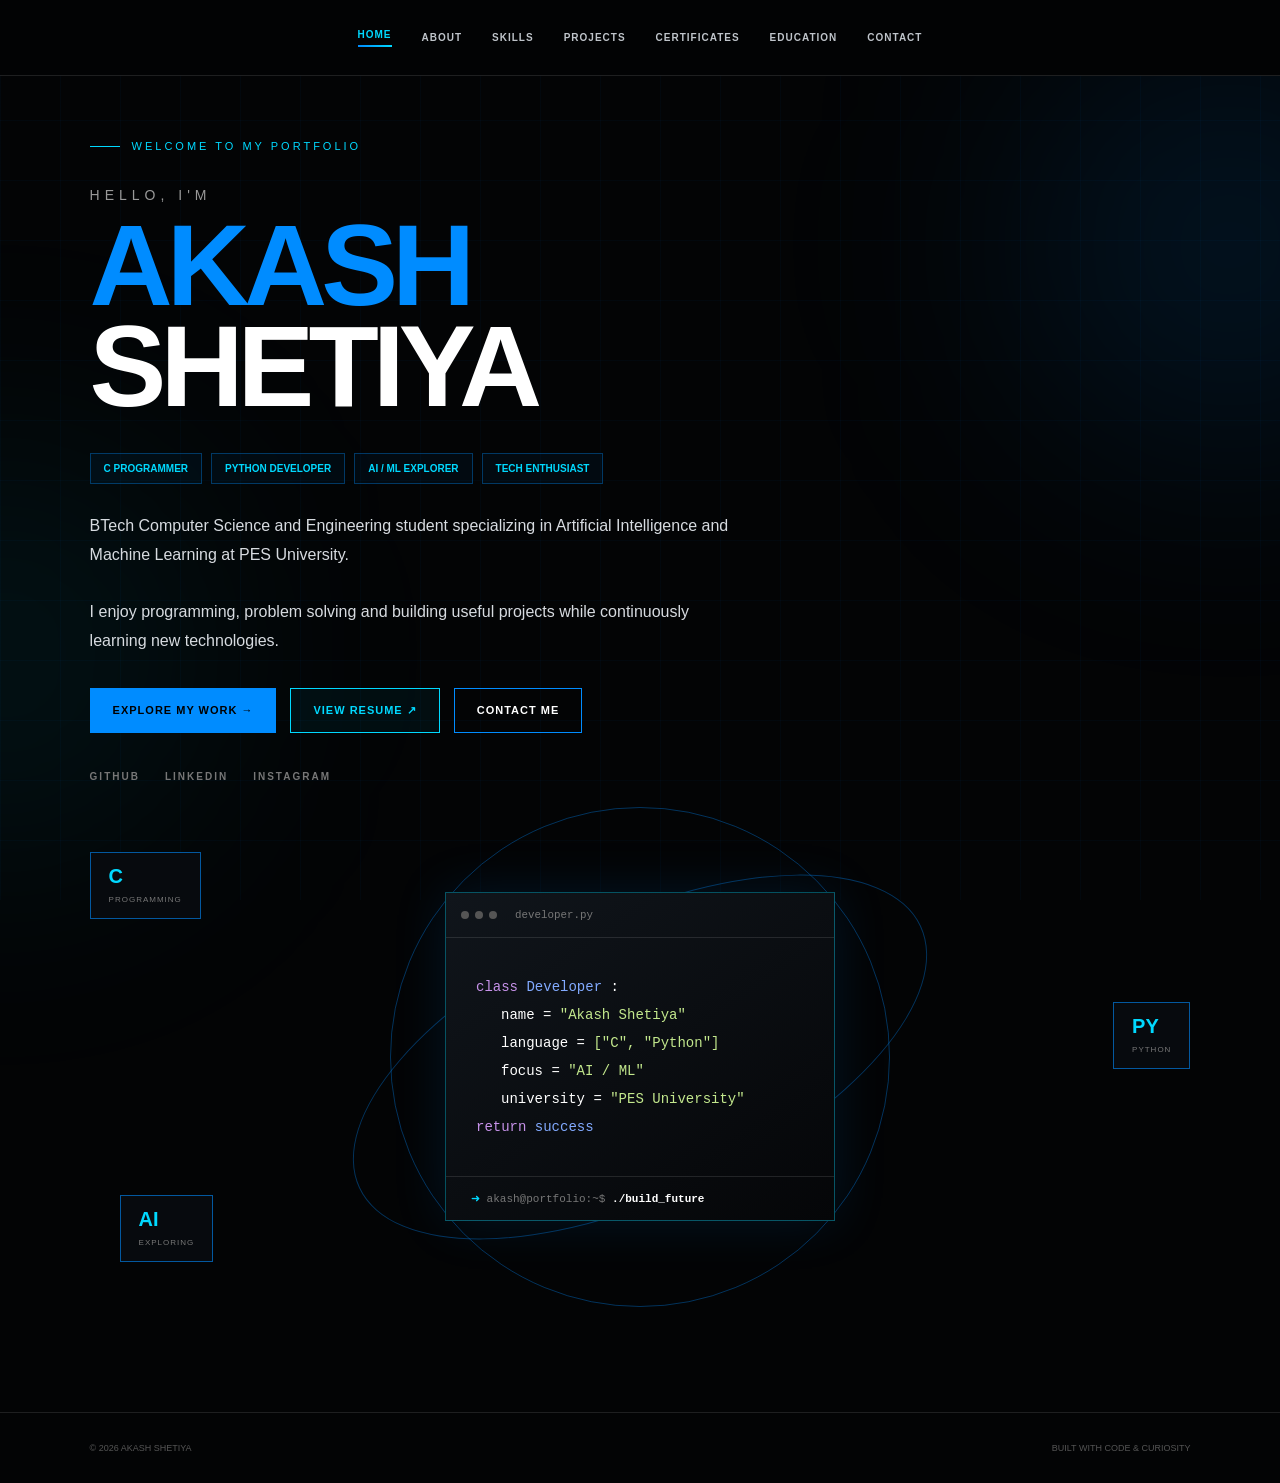
<file: index.html>
<!DOCTYPE html>
<html lang="en">

<head>

    <meta charset="UTF-8">

    <meta
        name="viewport"
        content="width=device-width, initial-scale=1.0"
    >

    <meta
        name="description"
        content="Akash Shetiya - Personal Portfolio"
    >

    <title>Akash Shetiya | Portfolio</title>


    <!-- BROWSER TAB LOGO -->

    <link
        rel="icon"
        type="image/svg+xml"
        href="data:image/svg+xml,%3Csvg xmlns='http://www.w3.org/2000/svg' viewBox='0 0 100 100'%3E%3Crect width='100' height='100' rx='20' fill='%23030508'/%3E%3Ctext x='50' y='66' text-anchor='middle' font-family='Arial' font-size='40' font-weight='900' fill='%2300d9ff'%3EAS%3C/text%3E%3C/svg%3E"
    >

    <link rel="stylesheet" href="style.css">

</head>


<body>


<div class="background-grid"></div>

<div class="glow glow-one"></div>

<div class="glow glow-two"></div>



<!-- =====================================================
     NAVBAR
===================================================== -->

<header class="navbar">

    <nav id="nav">

        <a href="#home" class="active-nav">
            HOME
        </a>

        <a href="#about">
            ABOUT
        </a>

        <a href="#skills">
            SKILLS
        </a>

        <a href="#projects">
            PROJECTS
        </a>

        <a href="#certificates">
            CERTIFICATES
        </a>

        <a href="#education">
            EDUCATION
        </a>

        <a href="#contact">
            CONTACT
        </a>

    </nav>


    <button
        class="menu-btn"
        id="menuBtn"
        aria-label="Open menu"
        aria-expanded="false">

        ☰

    </button>

</header>



<!-- =====================================================
     HOME
===================================================== -->

<section
    id="home"
    class="hero page-section active-section">


    <div class="hero-left">


        <div class="eyebrow">

            <span></span>

            WELCOME TO MY PORTFOLIO

        </div>


        <p class="hello">
            HELLO, I'M
        </p>


        <h1>

            <span class="akash-name">
                AKASH
            </span>

            <strong>
                SHETIYA
            </strong>

        </h1>


        <!-- BLINKING PROGRAMMER TAGS -->

        <div class="programmer-tabs">

            <span>
                C PROGRAMMER
            </span>

            <span>
                PYTHON DEVELOPER
            </span>

            <span>
                AI / ML EXPLORER
            </span>

            <span>
                TECH ENTHUSIAST
            </span>

        </div>


        <p class="hero-description">

            BTech Computer Science and Engineering
            student specializing in Artificial Intelligence
            and Machine Learning at PES University.

            <br><br>

            I enjoy programming, problem solving and
            building useful projects while continuously
            learning new technologies.

        </p>


        <!-- BUTTONS -->

        <div class="hero-buttons">


            <a
                href="#projects"
                class="button button-primary">

                EXPLORE MY WORK →

            </a>


            <!-- RESUME -->

            <a
                href="resume.html"
                target="_blank"
                rel="noopener noreferrer"
                class="button button-resume">

                VIEW RESUME ↗

            </a>


            <a
                href="#contact"
                class="button button-outline">

                CONTACT ME

            </a>


        </div>


        <div class="socials">

            <a
                href="https://github.com/akashshetiya147"
                target="_blank"
                rel="noopener noreferrer">

                GITHUB

            </a>


            <a
                href="https://www.linkedin.com/in/akash-shetiya-00070a389/"
                target="_blank"
                rel="noopener noreferrer">

                LINKEDIN

            </a>


            <a
                href="https://www.instagram.com/akashks147/"
                target="_blank"
                rel="noopener noreferrer">

                INSTAGRAM

            </a>

        </div>

    </div>



    <!-- =================================================
         HERO GRAPHIC
    ================================================= -->

    <div class="hero-right">


        <div class="orbital orbital-one"></div>

        <div class="orbital orbital-two"></div>


        <div class="developer-card">


            <div class="card-top">

                <span class="dot"></span>

                <span class="dot"></span>

                <span class="dot"></span>

                <small>
                    developer.py
                </small>

            </div>


            <div class="code">

                <p>

                    <span class="purple">
                        class
                    </span>

                    <span class="blue">
                        Developer
                    </span>:

                </p>


                <p class="indent">

                    name =

                    <span class="green">
                        "Akash Shetiya"
                    </span>

                </p>


                <p class="indent">

                    language =

                    <span class="green">
                        ["C", "Python"]
                    </span>

                </p>


                <p class="indent">

                    focus =

                    <span class="green">
                        "AI / ML"
                    </span>

                </p>


                <p class="indent">

                    university =

                    <span class="green">
                        "PES University"
                    </span>

                </p>


                <p>

                    <span class="purple">
                        return
                    </span>

                    <span class="blue">
                        success
                    </span>

                </p>

            </div>


            <div class="terminal-line">

                <span>➜</span>

                akash@portfolio:~$

                <b>
                    ./build_future
                </b>

            </div>

        </div>


        <div class="floating-box box-c">

            <b>C</b>

            <small>
                PROGRAMMING
            </small>

        </div>


        <div class="floating-box box-python">

            <b>PY</b>

            <small>
                PYTHON
            </small>

        </div>


        <div class="floating-box box-ai">

            <b>AI</b>

            <small>
                EXPLORING
            </small>

        </div>

    </div>

</section>



<!-- =====================================================
     ABOUT
===================================================== -->

<section
    id="about"
    class="section page-section">


    <div class="section-heading">

        <span>
            ABOUT ME
        </span>

        <h2>
            WHO AM I?
        </h2>

    </div>


    <div class="about-layout">


        <div class="about-main">


            <p class="large-text">

                I'm
                <strong>
                    Akash Shetiya
                </strong>,
                a BTech Computer Science and Engineering
                student specializing in Artificial
                Intelligence and Machine Learning.

            </p>


            <p>

                I'm passionate about programming,
                problem solving and exploring how
                technology can be used to create
                useful solutions.

            </p>


            <p>

                I enjoy working with C and Python
                while developing my understanding
                of Data Structures, Algorithms and
                Artificial Intelligence.

            </p>


            <p>

                My goal is to keep learning,
                build meaningful projects and
                grow into a strong software developer.

            </p>


        </div>


        <div class="about-stats">


            <div>

                <strong>
                    C
                </strong>

                <span>
                    PROGRAMMING
                </span>

            </div>


            <div>

                <strong>
                    PY
                </strong>

                <span>
                    PYTHON
                </span>

            </div>


            <div>

                <strong>
                    AI
                </strong>

                <span>
                    EXPLORING
                </span>

            </div>


            <div>

                <strong>
                    ∞
                </strong>

                <span>
                    LEARNING
                </span>

            </div>


        </div>

    </div>

</section>



<!-- =====================================================
     SKILLS
===================================================== -->

<section
    id="skills"
    class="section page-section">


    <div class="section-heading">

        <span>
            MY SKILLS
        </span>

        <h2>
            WHAT I USE
        </h2>

    </div>


    <div class="skills-grid">


        <div class="skill-card">

            <div class="skill-icon">
                C
            </div>

            <h3>
                C PROGRAMMING
            </h3>

            <p>
                Programming<br>
                Data Structures<br>
                Algorithms<br>
                Problem Solving
            </p>

            <div class="skill-line"></div>

        </div>



        <div class="skill-card">

            <div class="skill-icon">
                PY
            </div>

            <h3>
                PYTHON
            </h3>

            <p>
                Programming<br>
                Problem Solving<br>
                Automation<br>
                AI / ML Basics
            </p>

            <div class="skill-line"></div>

        </div>



        <div class="skill-card">

            <div class="skill-icon">
                AI
            </div>

            <h3>
                AI / ML
            </h3>

            <p>
                Artificial Intelligence<br>
                Machine Learning<br>
                Python<br>
                Continuous Learning
            </p>

            <div class="skill-line"></div>

        </div>


    </div>

</section>



<!-- =====================================================
     PROJECT
===================================================== -->

<section
    id="projects"
    class="section page-section">


    <div class="section-heading">

        <span>
            MY WORK
        </span>

        <h2>
            PROJECT
        </h2>

    </div>


    <div class="projects-grid">


        <article class="project-card">


            <div class="project-top">

                <span>
                    FEATURED
                </span>

                <span>
                    WEB
                </span>

            </div>


            <div class="project-symbol">
                AN
            </div>


            <h3>
                AKASH NOTES
            </h3>


            <p>

                A personal academic notes platform
                created to organize and access study
                materials easily.

            </p>


            <div class="project-bottom">

                <span>
                    LIVE
                </span>


                <a
                    href="https://akash-notes.vercel.app/"
                    target="_blank"
                    rel="noopener noreferrer">

                    OPEN WEBSITE →

                </a>

            </div>


        </article>


    </div>

</section>



<!-- =====================================================
     CERTIFICATES
===================================================== -->

<section
    id="certificates"
    class="section page-section">


    <div class="section-heading">

        <span>
            CERTIFICATIONS
        </span>

        <h2>
            CERTIFICATES
        </h2>

    </div>


    <div
        id="certificateContainer"
        class="certificates-grid">

    </div>


    <div class="linkedin-link">

        <span>
            MORE CERTIFICATES & ACHIEVEMENTS
        </span>


        <a
            href="https://www.linkedin.com/in/akash-shetiya-00070a389/"
            target="_blank"
            rel="noopener noreferrer">

            VISIT LINKEDIN →

        </a>

    </div>


</section>



<!-- =====================================================
     EDUCATION
===================================================== -->

<section
    id="education"
    class="section page-section">


    <div class="section-heading">

        <span>
            EDUCATION
        </span>

        <h2>
            MY JOURNEY
        </h2>

    </div>


    <div class="education-list">


        <!-- PES -->

        <div class="education-card">


            <div class="education-year">

                2025

                <span>
                    PRESENT
                </span>

            </div>


            <div class="education-info">

                <span class="college-name">
                    PES UNIVERSITY
                </span>


                <h3>

                    BTech — Computer Science
                    & Engineering (AIML)

                </h3>


                <p>
                    Bengaluru, Karnataka
                </p>

            </div>


            <div class="education-badge">
                CURRENT
            </div>

        </div>



        <!-- PU -->

        <div class="education-card">


            <div class="education-year">

                2023

                <span>
                    2025
                </span>

            </div>


            <div class="education-info">

                <span class="college-name">
                    CREATIVE PU COLLEGE UDUPI
                </span>


                <h3>
                    II PUC
                </h3>


                <p>

                    97.68% in II PUC Examination

                    <br>

                    Udupi, Karnataka

                </p>

            </div>


            <div class="education-badge">
                COMPLETED
            </div>

        </div>



        <!-- 10TH -->

        <div class="education-card">


            <div class="education-year">

                2023

                <span>
                    COMPLETED
                </span>

            </div>


            <div class="education-info">

                <span class="college-name">
                    C V S K HIGH SCHOOL, KUMTA
                </span>


                <h3>
                    10th Grade
                </h3>


                <p>

                    99.68 in SSLC Examination

                    <br>

                    Kumta, Karnataka

                </p>

            </div>


            <div class="education-badge">
                COMPLETED
            </div>

        </div>


    </div>

</section>



<!-- =====================================================
     CONTACT
===================================================== -->

<section
    id="contact"
    class="contact-section page-section">


    <div class="contact-inner">


        <span class="contact-label">
            CONTACT
        </span>


        <h2>

            LET'S

            <strong class="creative-word">
                CREATE.
            </strong>

        </h2>


        <p>

            I'm always interested in learning,
            building and connecting with people
            who love technology.

        </p>


        <div class="contact-buttons">


            <!-- EMAIL -->

            <a
                href="mailto:akashkiranshetiya@gmail.com"
                class="contact-box">


                <span>
                    ✉
                </span>


                <div>

                    <small>
                        EMAIL ME
                    </small>

                    <b>
                        SEND AN EMAIL
                    </b>

                </div>


                <strong>
                    →
                </strong>

            </a>



            <!-- PHONE -->

            <a
                href="tel:+917676444177"
                class="contact-box">


                <span>
                    ☎
                </span>


                <div>

                    <small>
                        CALL ME
                    </small>

                    <b>
                        +91 76764 44177
                    </b>

                </div>


                <strong>
                    →
                </strong>

            </a>


        </div>


        <div class="contact-socials">


            <a
                href="https://github.com/akashshetiya147"
                target="_blank"
                rel="noopener noreferrer">

                GITHUB ↗

            </a>


            <a
                href="https://www.linkedin.com/in/akash-shetiya-00070a389/"
                target="_blank"
                rel="noopener noreferrer">

                LINKEDIN ↗

            </a>


            <a
                href="https://www.instagram.com/akashks147/"
                target="_blank"
                rel="noopener noreferrer">

                INSTAGRAM ↗

            </a>


        </div>


    </div>

</section>



<!-- =====================================================
     FOOTER
===================================================== -->

<footer>

    <p>
        © 2026 AKASH SHETIYA
    </p>

    <p>
        BUILT WITH CODE & CURIOSITY
    </p>

</footer>



<script src="script.js"></script>

</body>

</html>
</file>
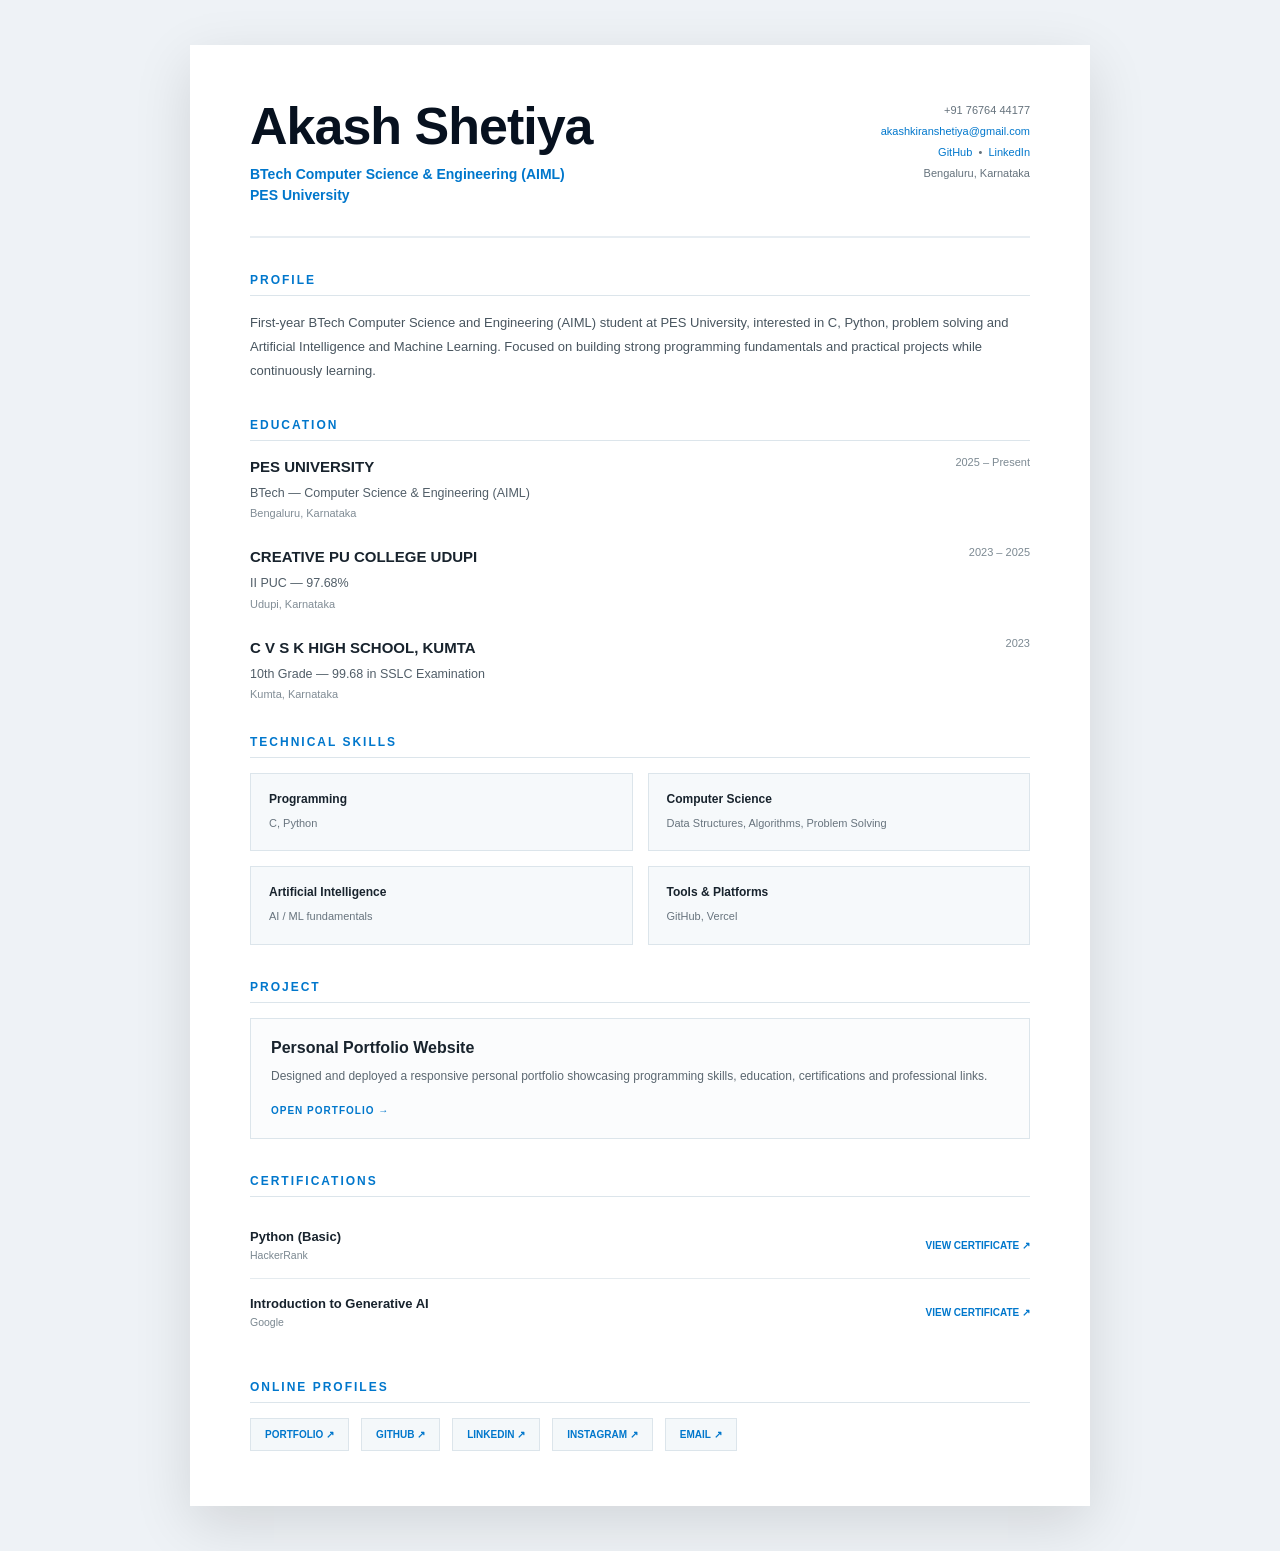
<file: resume.html>
<!DOCTYPE html>
<html lang="en">

<head>

    <meta charset="UTF-8">

    <meta
        name="viewport"
        content="width=device-width, initial-scale=1.0"
    >

    <meta
        name="description"
        content="Akash Shetiya Resume"
    >

    <title>Akash Shetiya | Resume</title>


    <!-- AS LOGO -->

    <link
        rel="icon"
        type="image/svg+xml"
        href="data:image/svg+xml,%3Csvg xmlns='http://www.w3.org/2000/svg' viewBox='0 0 100 100'%3E%3Crect width='100' height='100' rx='20' fill='%23030508'/%3E%3Ctext x='50' y='66' text-anchor='middle' font-family='Arial' font-size='40' font-weight='900' fill='%2300d9ff'%3EAS%3C/text%3E%3C/svg%3E"
    >


    <style>

        * {
            box-sizing: border-box;
        }


        html {
            scroll-behavior: smooth;
        }


        body {

            margin: 0;

            padding: 0;

            background: #eef2f6;

            color: #18232d;

            font-family:
                Arial,
                Helvetica,
                sans-serif;

        }


        /* ============================================
           RESUME PAGE
        ============================================ */

        .page {

            width:
                min(900px, 92%);

            margin:
                45px auto;

        }


        .resume {

            background:
                #ffffff;

            box-shadow:
                0 18px 55px
                rgba(0,0,0,0.12);

            padding:
                55px 60px;

        }


        /* ============================================
           NAME HEADER
        ============================================ */

        .resume-header {

            display:
                flex;

            justify-content:
                space-between;

            align-items:
                flex-start;

            gap:
                40px;

            padding-bottom:
                30px;

            border-bottom:
                2px solid #e7edf2;

        }


        .name {

            margin:
                0;

            color:
                #07111f;

            font-size:
                clamp(38px,5vw,52px);

            line-height:
                1;

            font-weight:
                900;

            letter-spacing:
                -1px;

        }


        .degree {

            margin-top:
                12px;

            color:
                #0077cc;

            font-size:
                14px;

            font-weight:
                700;

            line-height:
                1.5;

        }


        /* ============================================
           CONTACT
        ============================================ */

        .contact {

            text-align:
                right;

            color:
                #65727c;

            font-size:
                11px;

            line-height:
                1.9;

        }


        .contact a {

            color:
                #0077cc;

            text-decoration:
                none;

        }


        .contact a:hover {

            text-decoration:
                underline;

        }


        /* ============================================
           SECTIONS
        ============================================ */

        .resume-section {

            margin-top:
                35px;

        }


        .section-title {

            margin:
                0 0 15px;

            padding-bottom:
                8px;

            border-bottom:
                1px solid #dce5eb;

            color:
                #0077cc;

            font-size:
                12px;

            font-weight:
                800;

            letter-spacing:
                2px;

        }


        /* ============================================
           PROFILE
        ============================================ */

        .profile {

            margin: 0;

            color:
                #48555f;

            font-size:
                13px;

            line-height:
                1.85;

        }


        /* ============================================
           EDUCATION
        ============================================ */

        .education-item {

            margin-bottom:
                27px;

        }


        .education-item:last-child {

            margin-bottom:
                0;

        }


        .education-row {

            display:
                flex;

            justify-content:
                space-between;

            align-items:
                flex-start;

            gap:
                20px;

        }


        .institution {

            color:
                #18232d;

            font-size:
                15px;

            font-weight:
                800;

            line-height:
                1.4;

        }


        .date {

            color:
                #7c8992;

            font-size:
                11px;

            white-space:
                nowrap;

        }


        .course {

            margin-top:
                6px;

            color:
                #515e68;

            font-size:
                12.5px;

            line-height:
                1.7;

        }


        .location {

            margin-top:
                3px;

            color:
                #808c95;

            font-size:
                11px;

        }


        /* ============================================
           SKILLS
        ============================================ */

        .skills-grid {

            display:
                grid;

            grid-template-columns:
                1fr 1fr;

            gap:
                15px;

        }


        .skill-card {

            padding:
                18px;

            background:
                #f6f9fb;

            border:
                1px solid #dce5eb;

        }


        .skill-card strong {

            display:
                block;

            margin-bottom:
                7px;

            color:
                #18232d;

            font-size:
                12px;

        }


        .skill-card span {

            color:
                #68747e;

            font-size:
                11px;

            line-height:
                1.6;

        }


        /* ============================================
           PROJECT
        ============================================ */

        .project-card {

            padding:
                20px;

            background:
                #fbfcfd;

            border:
                1px solid #dce5eb;

        }


        .project-name {

            color:
                #18232d;

            font-size:
                16px;

            font-weight:
                800;

        }


        .project-description {

            margin:
                9px 0 14px;

            color:
                #5c6871;

            font-size:
                12px;

            line-height:
                1.7;

        }


        .project-link {

            color:
                #0077cc;

            text-decoration:
                none;

            font-size:
                10px;

            font-weight:
                800;

            letter-spacing:
                1px;

        }


        .project-link:hover {

            text-decoration:
                underline;

        }


        /* ============================================
           CERTIFICATES
        ============================================ */

        .certificate {

            display:
                flex;

            align-items:
                center;

            justify-content:
                space-between;

            gap:
                20px;

            padding:
                17px 0;

            border-bottom:
                1px solid #e5ebef;

        }


        .certificate:last-child {

            border-bottom:
                none;

        }


        .certificate-title {

            color:
                #18232d;

            font-size:
                13px;

            font-weight:
                700;

        }


        .certificate-issuer {

            margin-top:
                5px;

            color:
                #7a8790;

            font-size:
                10.5px;

        }


        .certificate-link {

            color:
                #0077cc;

            text-decoration:
                none;

            font-size:
                10px;

            font-weight:
                700;

            white-space:
                nowrap;

        }


        .certificate-link:hover {

            text-decoration:
                underline;

        }


        /* ============================================
           ONLINE PROFILES
        ============================================ */

        .links {

            display:
                flex;

            flex-wrap:
                wrap;

            gap:
                12px;

        }


        .links a {

            padding:
                10px 14px;

            background:
                #f4f8fa;

            border:
                1px solid #dce5eb;

            color:
                #0077cc;

            text-decoration:
                none;

            font-size:
                10px;

            font-weight:
                700;

        }


        .links a:hover {

            background:
                #e5f4ff;

        }


        /* ============================================
           MOBILE
        ============================================ */

        @media (max-width: 700px) {


            .page {

                width:
                    100%;

                margin:
                    0;

            }


            .resume {

                padding:
                    32px 22px;

                box-shadow:
                    none;

            }


            .resume-header {

                flex-direction:
                    column;

                gap:
                    20px;

            }


            .contact {

                text-align:
                    left;

            }


            .name {

                font-size:
                    38px;

            }


            .skills-grid {

                grid-template-columns:
                    1fr;

            }


            .education-row {

                flex-direction:
                    column;

                gap:
                    5px;

            }


            .date {

                white-space:
                    normal;

            }


            .certificate {

                align-items:
                    flex-start;

                flex-direction:
                    column;

                gap:
                    8px;

            }


            .certificate-link {

                white-space:
                    normal;

            }


            .links {

                flex-direction:
                    column;

            }


            .links a {

                width:
                    100%;

                text-align:
                    center;

            }

        }

    </style>

</head>


<body>


<main class="page">


    <article class="resume">


        <!-- =========================================
             HEADER
        ========================================== -->

        <header class="resume-header">


            <div>

                <h1 class="name">

                    Akash Shetiya

                </h1>


                <div class="degree">

                    BTech Computer Science &
                    Engineering (AIML)

                    <br>

                    PES University

                </div>

            </div>


            <div class="contact">


                +91 76764 44177


                <br>


                <a
                    href="mailto:akashkiranshetiya@gmail.com">

                    akashkiranshetiya@gmail.com

                </a>


                <br>


                <a
                    href="https://github.com/akashshetiya147"
                    target="_blank"
                    rel="noopener noreferrer">

                    GitHub

                </a>

                &nbsp;•&nbsp;


                <a
                    href="https://www.linkedin.com/in/akash-shetiya-00070a389/"
                    target="_blank"
                    rel="noopener noreferrer">

                    LinkedIn

                </a>


                <br>


                Bengaluru, Karnataka

            </div>


        </header>



        <!-- =========================================
             PROFILE
        ========================================== -->

        <section class="resume-section">


            <h2 class="section-title">

                PROFILE

            </h2>


            <p class="profile">

                First-year BTech Computer Science and
                Engineering (AIML) student at PES University,
                interested in C, Python, problem solving
                and Artificial Intelligence and Machine
                Learning. Focused on building strong
                programming fundamentals and practical
                projects while continuously learning.

            </p>


        </section>



        <!-- =========================================
             EDUCATION
        ========================================== -->

        <section class="resume-section">


            <h2 class="section-title">

                EDUCATION

            </h2>


            <div class="education-item">


                <div class="education-row">

                    <div class="institution">

                        PES UNIVERSITY

                    </div>


                    <div class="date">

                        2025 – Present

                    </div>

                </div>


                <div class="course">

                    BTech — Computer Science &
                    Engineering (AIML)

                </div>


                <div class="location">

                    Bengaluru, Karnataka

                </div>


            </div>



            <div class="education-item">


                <div class="education-row">

                    <div class="institution">

                        CREATIVE PU COLLEGE UDUPI

                    </div>


                    <div class="date">

                        2023 – 2025

                    </div>

                </div>


                <div class="course">

                    II PUC — 97.68%

                </div>


                <div class="location">

                    Udupi, Karnataka

                </div>


            </div>



            <div class="education-item">


                <div class="education-row">

                    <div class="institution">

                        C V S K HIGH SCHOOL, KUMTA

                    </div>


                    <div class="date">

                        2023

                    </div>

                </div>


                <div class="course">

                    10th Grade — 99.68 in
                    SSLC Examination

                </div>


                <div class="location">

                    Kumta, Karnataka

                </div>


            </div>


        </section>



        <!-- =========================================
             SKILLS
        ========================================== -->

        <section class="resume-section">


            <h2 class="section-title">

                TECHNICAL SKILLS

            </h2>


            <div class="skills-grid">


                <div class="skill-card">

                    <strong>
                        Programming
                    </strong>

                    <span>
                        C, Python
                    </span>

                </div>


                <div class="skill-card">

                    <strong>
                        Computer Science
                    </strong>

                    <span>
                        Data Structures, Algorithms,
                        Problem Solving
                    </span>

                </div>


                <div class="skill-card">

                    <strong>
                        Artificial Intelligence
                    </strong>

                    <span>
                        AI / ML fundamentals
                    </span>

                </div>


                <div class="skill-card">

                    <strong>
                        Tools & Platforms
                    </strong>

                    <span>
                        GitHub, Vercel
                    </span>

                </div>


            </div>


        </section>



        <!-- =========================================
             PROJECT
        ========================================== -->

        <section class="resume-section">


            <h2 class="section-title">

                PROJECT

            </h2>


            <div class="project-card">


                <div class="project-name">

                    Personal Portfolio Website

                </div>


                <p class="project-description">

                    Designed and deployed a responsive
                    personal portfolio showcasing
                    programming skills, education,
                    certifications and professional links.

                </p>


                <a
                    class="project-link"
                    href="https://akash-shetiya.vercel.app/"
                    target="_blank"
                    rel="noopener noreferrer">

                    OPEN PORTFOLIO →

                </a>


            </div>


        </section>



        <!-- =========================================
             CERTIFICATES
        ========================================== -->

        <section class="resume-section">


            <h2 class="section-title">

                CERTIFICATIONS

            </h2>


            <div class="certificate">


                <div>

                    <div class="certificate-title">

                        Python (Basic)

                    </div>


                    <div class="certificate-issuer">

                        HackerRank

                    </div>

                </div>


                <a
                    class="certificate-link"
                    href="https://www.linkedin.com/feed/update/urn:li:activity:7469989380703604736/"
                    target="_blank"
                    rel="noopener noreferrer">

                    VIEW CERTIFICATE ↗

                </a>


            </div>



            <div class="certificate">


                <div>

                    <div class="certificate-title">

                        Introduction to Generative AI

                    </div>


                    <div class="certificate-issuer">

                        Google

                    </div>

                </div>


                <a
                    class="certificate-link"
                    href="https://www.linkedin.com/feed/update/urn:li:activity:7494730038274162688/"
                    target="_blank"
                    rel="noopener noreferrer">

                    VIEW CERTIFICATE ↗

                </a>


            </div>


        </section>



        <!-- =========================================
             ONLINE PROFILES
        ========================================== -->

        <section class="resume-section">


            <h2 class="section-title">

                ONLINE PROFILES

            </h2>


            <div class="links">


                <a
                    href="https://akash-shetiya.vercel.app/"
                    target="_blank"
                    rel="noopener noreferrer">

                    PORTFOLIO ↗

                </a>


                <a
                    href="https://github.com/akashshetiya147"
                    target="_blank"
                    rel="noopener noreferrer">

                    GITHUB ↗

                </a>


                <a
                    href="https://www.linkedin.com/in/akash-shetiya-00070a389/"
                    target="_blank"
                    rel="noopener noreferrer">

                    LINKEDIN ↗

                </a>


                <a
                    href="https://www.instagram.com/akashks147/"
                    target="_blank"
                    rel="noopener noreferrer">

                    INSTAGRAM ↗

                </a>


                <a
                    href="mailto:akashkiranshetiya@gmail.com">

                    EMAIL ↗

                </a>


            </div>


        </section>


    </article>


</main>


</body>

</html>
</file>
<file: style.css>
:root {

    --black: #030405;
    --card: #090d12;

    --white: #ffffff;
    --text: #d7dbe0;
    --muted: #7e8792;

    --blue: #008cff;
    --cyan: #00d9ff;

    --border:
        rgba(255,255,255,0.11);

}


* {

    margin: 0;
    padding: 0;
    box-sizing: border-box;

}


html {

    scroll-behavior: smooth;

}


body {

    background:
        var(--black);

    color:
        var(--white);

    font-family:
        Arial,
        Helvetica,
        sans-serif;

    overflow-x: hidden;

}


/* =====================================================
   BACKGROUND
===================================================== */

.background-grid {

    position: fixed;

    inset: 0;

    z-index: -5;

    background-image:

        linear-gradient(
            rgba(0,140,255,0.035) 1px,
            transparent 1px
        ),

        linear-gradient(
            90deg,
            rgba(0,140,255,0.035) 1px,
            transparent 1px
        );

    background-size:
        60px 60px;

}


.glow {

    position: fixed;

    width: 400px;
    height: 400px;

    border-radius: 50%;

    filter:
        blur(130px);

    pointer-events: none;

    z-index: -4;

}


.glow-one {

    background:
        rgba(0,140,255,0.13);

    top: 5%;
    right: -150px;

}


.glow-two {

    background:
        rgba(0,217,255,0.08);

    bottom: 5%;
    left: -200px;

}


/* =====================================================
   NAVBAR
===================================================== */

.navbar {

    position: fixed;

    top: 0;
    left: 0;

    width: 100%;
    height: 76px;

    padding:
        0 5%;

    display:
        flex;

    align-items:
        center;

    justify-content:
        center;

    background:
        rgba(3,4,5,0.97);

    backdrop-filter:
        blur(20px);

    border-bottom:
        1px solid var(--border);

    z-index:
        9999;

}


.navbar nav {

    display:
        flex;

    align-items:
        center;

    justify-content:
        center;

    gap:
        30px;

}


.navbar nav a {

    color:
        #bfc4ca;

    text-decoration:
        none;

    font-size:
        10px;

    font-weight:
        700;

    letter-spacing:
        1px;

    white-space:
        nowrap;

    padding:
        10px 0;

    transition:
        .3s;

}


.navbar nav a:hover,
.navbar nav a.active-nav {

    color:
        var(--cyan);

}


.navbar nav a.active-nav::after {

    content:
        "";

    display:
        block;

    height:
        2px;

    width:
        100%;

    margin-top:
        5px;

    background:
        linear-gradient(
            90deg,
            var(--blue),
            var(--cyan)
        );

}


.menu-btn {

    display:
        none;

    width:
        44px;

    height:
        44px;

    background:
        transparent;

    border:
        1px solid var(--cyan);

    color:
        var(--cyan);

    font-size:
        22px;

    cursor:
        pointer;

    align-items:
        center;

    justify-content:
        center;

}


/* =====================================================
   HERO
===================================================== */

.hero {

    min-height:
        100vh;

    padding:
        140px 7% 80px;

    display:
        grid;

    grid-template-columns:
        minmax(0,1.05fr)
        minmax(0,.95fr);

    align-items:
        center;

    gap:
        60px;

}


.hero-left {

    max-width:
        750px;

    min-width:
        0;

}


.eyebrow {

    display:
        flex;

    align-items:
        center;

    gap:
        12px;

    color:
        var(--cyan);

    font-size:
        11px;

    letter-spacing:
        3px;

    margin-bottom:
        35px;

}


.eyebrow span {

    width:
        30px;

    height:
        1px;

    background:
        var(--cyan);

}


.hello {

    color:
        #999;

    font-size:
        14px;

    letter-spacing:
        5px;

    margin-bottom:
        12px;

}


.hero h1 {

    font-size:
        clamp(65px,9vw,145px);

    line-height:
        .88;

    letter-spacing:
        -6px;

    font-weight:
        900;

}


.akash-name {

    display:
        block;

    color:
        var(--blue);

}


.hero h1 strong {

    display:
        block;

    color:
        white;

    transition:
        .3s;

}


.hero h1 strong:hover {

    color:
        var(--blue);

    text-shadow:
        0 0 25px
        rgba(0,140,255,.5);

}


/* =====================================================
   BLINKING TAGS
===================================================== */

.programmer-tabs {

    display:
        flex;

    flex-wrap:
        wrap;

    gap:
        9px;

    margin-top:
        35px;

}


.programmer-tabs span {

    padding:
        9px 13px;

    border:
        1px solid
        rgba(0,140,255,.35);

    background:
        rgba(0,140,255,.05);

    color:
        var(--cyan);

    font-size:
        10px;

    font-weight:
        700;

    animation:
        tagBlink 1.3s
        ease-in-out infinite;

}


.programmer-tabs span:nth-child(2) {
    animation-delay: .2s;
}


.programmer-tabs span:nth-child(3) {
    animation-delay: .4s;
}


.programmer-tabs span:nth-child(4) {
    animation-delay: .6s;
}


@keyframes tagBlink {

    0%,
    100% {
        opacity: 1;
    }

    50% {
        opacity: .35;
    }

}


/* =====================================================
   HERO TEXT
===================================================== */

.hero-description {

    max-width:
        650px;

    margin-top:
        28px;

    color:
        var(--text);

    font-size:
        16px;

    line-height:
        1.8;

}


/* =====================================================
   BUTTONS
===================================================== */

.hero-buttons {

    display:
        flex;

    flex-wrap:
        wrap;

    gap:
        14px;

    margin-top:
        32px;

}


.button {

    padding:
        15px 22px;

    text-decoration:
        none;

    font-size:
        11px;

    font-weight:
        bold;

    letter-spacing:
        1px;

    border:
        1px solid var(--blue);

    transition:
        .3s;

}


.button-primary {

    background:
        var(--blue);

    color:
        #000;

}


.button-primary:hover {

    background:
        var(--cyan);

    transform:
        translateY(-3px);

}


/* RESUME */

.button-resume {

    color:
        var(--cyan);

    background:
        rgba(0,217,255,.05);

    border-color:
        var(--cyan);

}


.button-resume:hover {

    background:
        var(--cyan);

    color:
        #000;

    transform:
        translateY(-3px);

}


.button-outline {

    color:
        white;

    background:
        transparent;

}


.button-outline:hover {

    background:
        white;

    color:
        black;

}


/* =====================================================
   SOCIALS
===================================================== */

.socials {

    display:
        flex;

    flex-wrap:
        wrap;

    gap:
        25px;

    margin-top:
        38px;

}


.socials a {

    color:
        #777;

    text-decoration:
        none;

    font-size:
        10px;

    font-weight:
        bold;

    letter-spacing:
        2px;

}


.socials a:hover {

    color:
        var(--cyan);

}


/* =====================================================
   HERO GRAPHIC
===================================================== */

.hero-right {

    min-height:
        550px;

    position:
        relative;

    display:
        flex;

    align-items:
        center;

    justify-content:
        center;

}


.developer-card {

    width:
        min(390px,90%);

    background:
        linear-gradient(
            145deg,
            #10151b,
            #050608
        );

    border:
        1px solid
        rgba(0,217,255,.35);

    box-shadow:
        0 0 50px
        rgba(0,140,255,.13);

    position:
        relative;

    z-index:
        5;

}


.card-top {

    min-height:
        45px;

    padding:
        0 15px;

    border-bottom:
        1px solid var(--border);

    display:
        flex;

    align-items:
        center;

    gap:
        6px;

}


.card-top small {

    color:
        #777;

    font-family:
        monospace;

    margin-left:
        12px;

}


.dot {

    width:
        8px;

    height:
        8px;

    border-radius:
        50%;

    background:
        #555;

}


.code {

    padding:
        35px 30px;

    font-family:
        monospace;

    line-height:
        2;

    font-size:
        14px;

}


.indent {

    padding-left:
        25px;

}


.purple {
    color: #c792ea;
}


.blue {
    color: #82aaff;
}


.green {
    color: #c3e88d;
}


.terminal-line {

    padding:
        15px 25px;

    border-top:
        1px solid var(--border);

    color:
        #777;

    font-family:
        monospace;

    font-size:
        11px;

}


.terminal-line span {
    color: var(--cyan);
}


.terminal-line b {
    color: white;
}


/* =====================================================
   ORBITS
===================================================== */

.orbital {

    position:
        absolute;

    border:
        1px solid
        rgba(0,140,255,.35);

    border-radius:
        50%;

}


.orbital-one {

    width:
        500px;

    height:
        500px;

    animation:
        spin 18s linear infinite;

}


.orbital-two {

    width:
        620px;

    height:
        280px;

    transform:
        rotate(-25deg);

    animation:
        spinReverse 15s linear infinite;

}


.floating-box {

    position:
        absolute;

    padding:
        12px 18px;

    background:
        #070a0e;

    border:
        1px solid
        rgba(0,140,255,.6);

    z-index:
        10;

    animation:
        float 3s ease-in-out infinite;

}


.floating-box b {

    display:
        block;

    color:
        var(--cyan);

    font-size:
        20px;

}


.floating-box small {

    color:
        #777;

    font-size:
        8px;

    letter-spacing:
        1px;

}


.box-c {
    top: 70px;
    left: 0;
}


.box-python {
    top: 220px;
    right: 0;
}


.box-ai {
    bottom: 70px;
    left: 30px;
}


/* =====================================================
   SECTION SYSTEM
===================================================== */

.page-section {

    display:
        none !important;

}


.page-section.active-section {

    display:
        block !important;

}


.section {

    padding:
        130px 7%;

    min-height:
        calc(100vh - 76px);

    border-top:
        1px solid
        rgba(255,255,255,.07);

}


/* =====================================================
   HEADINGS
===================================================== */

.section-heading span {

    color:
        var(--cyan);

    font-size:
        11px;

    letter-spacing:
        4px;

    font-weight:
        bold;

}


.section-heading h2 {

    font-size:
        clamp(45px,6vw,80px);

    line-height:
        1;

    margin-top:
        15px;

    letter-spacing:
        -4px;

}


/* =====================================================
   ABOUT
===================================================== */

.about-layout {

    display:
        grid;

    grid-template-columns:
        minmax(0,1.5fr)
        minmax(250px,.7fr);

    gap:
        100px;

    margin-top:
        70px;

}


.about-main p {

    color:
        #aaa;

    font-size:
        17px;

    line-height:
        1.8;

    margin-bottom:
        25px;

}


.about-main .large-text {

    color:
        white;

    font-size:
        23px;

}


.about-main strong {

    color:
        var(--cyan);

}


.about-stats {

    display:
        grid;

    grid-template-columns:
        1fr 1fr;

    gap:
        1px;

    background:
        var(--border);

}


.about-stats div {

    padding:
        30px;

    background:
        var(--card);

}


.about-stats strong {

    display:
        block;

    color:
        var(--cyan);

    font-size:
        30px;

}


.about-stats span {

    color:
        #777;

    font-size:
        9px;

    letter-spacing:
        2px;

}


/* =====================================================
   SKILLS
===================================================== */

.skills-grid {

    display:
        grid;

    grid-template-columns:
        repeat(3,minmax(0,1fr));

    gap:
        18px;

    margin-top:
        70px;

}


.skill-card {

    min-height:
        290px;

    padding:
        30px;

    background:
        linear-gradient(
            145deg,
            #0d1116,
            #050608
        );

    border:
        1px solid var(--border);

    position:
        relative;

    overflow:
        hidden;

}


.skill-card:hover {

    border-color:
        var(--blue);

    transform:
        translateY(-8px);

}


.skill-icon {

    color:
        var(--cyan);

    font-family:
        monospace;

    font-size:
        30px;

    font-weight:
        bold;

}


.skill-card h3 {

    margin-top:
        40px;

    font-size:
        22px;

}


.skill-card p {

    color:
        #888;

    line-height:
        1.9;

    margin-top:
        15px;

    font-size:
        13px;

}


.skill-line {

    position:
        absolute;

    bottom:
        0;

    left:
        0;

    width:
        35%;

    height:
        3px;

    background:
        linear-gradient(
            90deg,
            var(--blue),
            var(--cyan)
        );

}


/* =====================================================
   PROJECT
===================================================== */

.projects-grid {

    display:
        grid;

    grid-template-columns:
        minmax(280px,500px);

    margin-top:
        70px;

}


.project-card {

    min-height:
        390px;

    padding:
        30px;

    background:
        #080b0f;

    border:
        1px solid var(--border);

    position:
        relative;

    display:
        flex;

    flex-direction:
        column;

}


.project-top {

    display:
        flex;

    justify-content:
        space-between;

    color:
        #666;

    font-family:
        monospace;

    font-size:
        10px;

}


.project-symbol {

    margin-top:
        50px;

    width:
        65px;

    height:
        65px;

    display:
        flex;

    align-items:
        center;

    justify-content:
        center;

    border:
        1px solid var(--blue);

    color:
        var(--cyan);

    font-family:
        monospace;

    font-size:
        20px;

}


.project-card h3 {

    margin-top:
        25px;

    font-size:
        26px;

}


.project-card p {

    color:
        #888;

    line-height:
        1.7;

    margin-top:
        15px;

    font-size:
        13px;

}


.project-bottom {

    margin-top:
        auto;

    padding-top:
        30px;

    display:
        flex;

    justify-content:
        space-between;

}


.project-bottom span {

    color:
        #555;

    font-family:
        monospace;

}


.project-bottom a {

    color:
        white;

    text-decoration:
        none;

    font-size:
        10px;

    font-weight:
        bold;

}


.project-bottom a:hover {

    color:
        var(--cyan);

}


/* =====================================================
   CERTIFICATES
===================================================== */

.certificates-grid {

    display:
        grid;

    grid-template-columns:
        repeat(2,minmax(0,1fr));

    gap:
        20px;

    margin-top:
        70px;

}


.certificate {

    padding:
        30px;

    background:
        linear-gradient(
            145deg,
            #0c1117,
            #050608
        );

    border:
        1px solid var(--border);

    display:
        flex;

    flex-direction:
        column;

}


.certificate-icon {

    width:
        60px;

    height:
        60px;

    display:
        flex;

    align-items:
        center;

    justify-content:
        center;

    border:
        1px solid var(--blue);

    color:
        var(--cyan);

    font-family:
        monospace;

    font-weight:
        bold;

    font-size:
        10px;

}


.certificate-content {

    margin-top:
        25px;

}


.certificate-content > span {

    color:
        var(--cyan);

    font-size:
        9px;

    letter-spacing:
        3px;

}


.certificate-content h3 {

    font-size:
        22px;

    line-height:
        1.3;

    margin:
        10px 0;

}


.certificate-content p {

    color:
        #888;

    line-height:
        1.6;

    font-size:
        13px;

}


.certificate-content small {

    display:
        block;

    margin-top:
        15px;

    color:
        #555;

}


.certificate-link {

    align-self:
        flex-start;

    margin-top:
        22px;

    padding:
        10px 14px;

    color:
        white;

    text-decoration:
        none;

    border:
        1px solid
        rgba(0,140,255,.4);

    font-size:
        10px;

    font-weight:
        bold;

}


.certificate-link:hover {

    color:
        #000;

    background:
        var(--cyan);

}


.linkedin-link {

    margin-top:
        20px;

    padding:
        20px;

    display:
        flex;

    justify-content:
        space-between;

    gap:
        20px;

    border:
        1px solid var(--border);

}


.linkedin-link span {

    color:
        #777;

    font-size:
        10px;

}


.linkedin-link a {

    color:
        var(--cyan);

    text-decoration:
        none;

    font-size:
        10px;

    font-weight:
        bold;

}


/* =====================================================
   EDUCATION
===================================================== */

.education-list {

    display:
        grid;

    gap:
        18px;

    margin-top:
        70px;

}


.education-card {

    padding:
        35px;

    display:
        grid;

    grid-template-columns:
        130px minmax(0,1fr) auto;

    align-items:
        center;

    gap:
        40px;

    background:
        #080b0f;

    border:
        1px solid var(--border);

}


.education-year {

    color:
        var(--cyan);

    font-family:
        monospace;

    font-size:
        16px;

    font-weight:
        bold;

}


.education-year span {

    display:
        block;

    color:
        #555;

    font-size:
        11px;

    margin-top:
        5px;

}


.education-info .college-name {

    display:
        block;

    color:
        var(--cyan);

    font-size:
        23px;

    line-height:
        1.3;

    font-weight:
        900;

    margin-bottom:
        10px;

}


.education-info h3 {

    font-size:
        15px;

    font-weight:
        500;

    color:
        #aeb5bd;

    line-height:
        1.6;

}


.education-info p {

    color:
        #777;

    margin-top:
        8px;

    font-size:
        12px;

    line-height:
        1.7;

}


.education-badge {

    padding:
        9px 14px;

    border:
        1px solid var(--blue);

    color:
        var(--cyan);

    font-size:
        9px;

}


/* =====================================================
   CONTACT
===================================================== */

.contact-section {

    padding:
        120px 7%;

    text-align:
        center;

    border-top:
        1px solid var(--border);

}


.contact-label {

    color:
        var(--cyan);

    font-size:
        10px;

    letter-spacing:
        4px;

}


.contact-section h2 {

    margin-top:
        22px;

    font-size:
        clamp(42px,6vw,75px);

    line-height:
        .95;

}


.creative-word {

    display:
        block;

    color:
        var(--blue);

    font-family:
        "Segoe Script",
        "Brush Script MT",
        cursive;

    font-size:
        .9em;

}


.contact-section p {

    max-width:
        500px;

    margin:
        28px auto;

    color:
        #888;

    line-height:
        1.7;

}


.contact-buttons {

    max-width:
        700px;

    margin:
        40px auto 0;

    display:
        grid;

    grid-template-columns:
        1fr 1fr;

    gap:
        15px;

}


.contact-box {

    padding:
        22px;

    display:
        flex;

    align-items:
        center;

    gap:
        15px;

    text-align:
        left;

    background:
        #080b0f;

    border:
        1px solid var(--border);

    color:
        white;

    text-decoration:
        none;

}


.contact-box > span {

    font-size:
        25px;

    color:
        var(--cyan);

}


.contact-box div {

    flex:
        1;

}


.contact-box small {

    display:
        block;

    color:
        #666;

    font-size:
        8px;

    letter-spacing:
        2px;

}


.contact-box b {

    display:
        block;

    margin-top:
        6px;

    font-size:
        12px;

}


.contact-box > strong {

    color:
        var(--cyan);

}


.contact-socials {

    display:
        flex;

    justify-content:
        center;

    flex-wrap:
        wrap;

    gap:
        15px;

    margin-top:
        40px;

}


.contact-socials a {

    padding:
        13px 20px;

    border:
        1px solid var(--border);

    color:
        #aaa;

    text-decoration:
        none;

    font-size:
        10px;

}


/* =====================================================
   FOOTER
===================================================== */

footer {

    padding:
        30px 7%;

    display:
        flex;

    justify-content:
        space-between;

    gap:
        20px;

    border-top:
        1px solid var(--border);

    color:
        #555;

    font-size:
        9px;

}


/* =====================================================
   ANIMATIONS
===================================================== */

@keyframes spin {

    from {
        transform: rotate(0deg);
    }

    to {
        transform: rotate(360deg);
    }

}


@keyframes spinReverse {

    from {
        transform: rotate(-25deg);
    }

    to {
        transform: rotate(335deg);
    }

}


@keyframes float {

    0%,
    100% {
        transform: translateY(0);
    }

    50% {
        transform: translateY(-12px);
    }

}


/* =====================================================
   TABLET
===================================================== */

@media (max-width:1100px) {

    .navbar nav {
        gap: 15px;
    }

    .hero {
        grid-template-columns: 1fr;
    }

    .about-layout {
        grid-template-columns: 1fr;
    }

    .skills-grid {
        grid-template-columns:
            repeat(2,minmax(0,1fr));
    }

}


/* =====================================================
   MOBILE
===================================================== */

@media (max-width:700px) {


    .navbar {

        height:
            70px;

        padding:
            0 18px;

        justify-content:
            flex-end;

    }


    .menu-btn {

        display:
            flex;

        z-index:
            10002;

    }


    .navbar nav {

        position:
            fixed;

        top:
            70px;

        left:
            0;

        width:
            100%;

        height:
            calc(100vh - 70px);

        padding:
            22px 18px;

        background:
            rgba(3,4,5,.99);

        display:
            flex;

        flex-direction:
            column;

        gap:
            8px;

        overflow-y:
            auto;

        z-index:
            10001;

        transform:
            translateY(-110%);

        opacity:
            0;

        visibility:
            hidden;

        transition:
            .3s ease;

    }


    .navbar nav.mobile-open {

        transform:
            translateY(0);

        opacity:
            1;

        visibility:
            visible;

    }


    .navbar nav a {

        width:
            100%;

        min-height:
            55px;

        padding:
            15px 18px;

        display:
            flex;

        align-items:
            center;

        background:
            rgba(255,255,255,.025);

        border:
            1px solid
            rgba(255,255,255,.08);

        font-size:
            11px;

        letter-spacing:
            2px;

    }


    .navbar nav a.active-nav,
    .navbar nav a:hover {

        color:
            #000;

        background:
            var(--cyan);

    }


    .navbar nav a.active-nav::after {
        display: none;
    }


    .page-section {
        display: none !important;
    }


    .page-section.active-section {
        display: block !important;
    }


    .hero {

        min-height:
            calc(100vh - 70px);

        padding:
            105px 6% 55px;

        display:
            block;

    }


    .hero h1 {

        font-size:
            clamp(50px,15vw,70px);

        letter-spacing:
            -3px;

    }


    .programmer-tabs {

        gap:
            6px;

        margin-top:
            28px;

    }


    .programmer-tabs span {

        font-size:
            8px;

        padding:
            8px 9px;

    }


    .hero-description {
        font-size: 14px;
    }


    .hero-buttons {

        flex-direction:
            column;

        width:
            100%;

    }


    .button {

        width:
            100%;

        text-align:
            center;

    }


    .socials {

        gap:
            15px;

    }


    .hero-right {

        min-height:
            370px;

        transform:
            scale(.68);

        transform-origin:
            top center;

        margin:
            0 -20% -80px;

    }


    .developer-card {
        width: 340px;
    }


    .section {

        min-height:
            calc(100vh - 70px);

        padding:
            95px 6%;

    }


    .section-heading h2 {

        font-size:
            clamp(40px,12vw,52px);

        letter-spacing:
            -2px;

    }


    .about-layout {

        display:
            block;

        margin-top:
            50px;

    }


    .about-main .large-text {
        font-size: 19px;
    }


    .about-main p {
        font-size: 14px;
    }


    .about-stats {
        margin-top: 35px;
    }


    .skills-grid {

        grid-template-columns:
            1fr;

        margin-top:
            50px;

    }


    .projects-grid {

        grid-template-columns:
            1fr;

        margin-top:
            50px;

    }


    .project-card {
        min-height: 340px;
    }


    .certificates-grid {

        grid-template-columns:
            1fr;

        margin-top:
            45px;

    }


    .certificate {
        padding: 24px;
    }


    .certificate-content h3 {
        font-size: 19px;
    }


    .certificate-link {

        width:
            fit-content;

        margin-top:
            20px;

    }


    .linkedin-link {

        flex-direction:
            column;

        align-items:
            flex-start;

        gap:
            12px;

    }


    .education-list {
        margin-top: 50px;
    }


    .education-card {

        grid-template-columns:
            1fr;

        gap:
            18px;

        padding:
            25px;

    }


    .education-info .college-name {
        font-size: 19px;
    }


    .education-info h3 {
        font-size: 13px;
    }


    .education-info p {
        font-size: 11px;
    }


    .education-badge {
        width: fit-content;
    }


    .contact-section {
        padding: 95px 6%;
    }


    .contact-section h2 {
        font-size: clamp(40px,12vw,52px);
    }


    .contact-buttons {
        grid-template-columns: 1fr;
    }


    .contact-socials {
        gap: 8px;
    }


    footer {

        flex-direction:
            column;

        text-align:
            center;

        gap:
            10px;

    }

}
</file>
